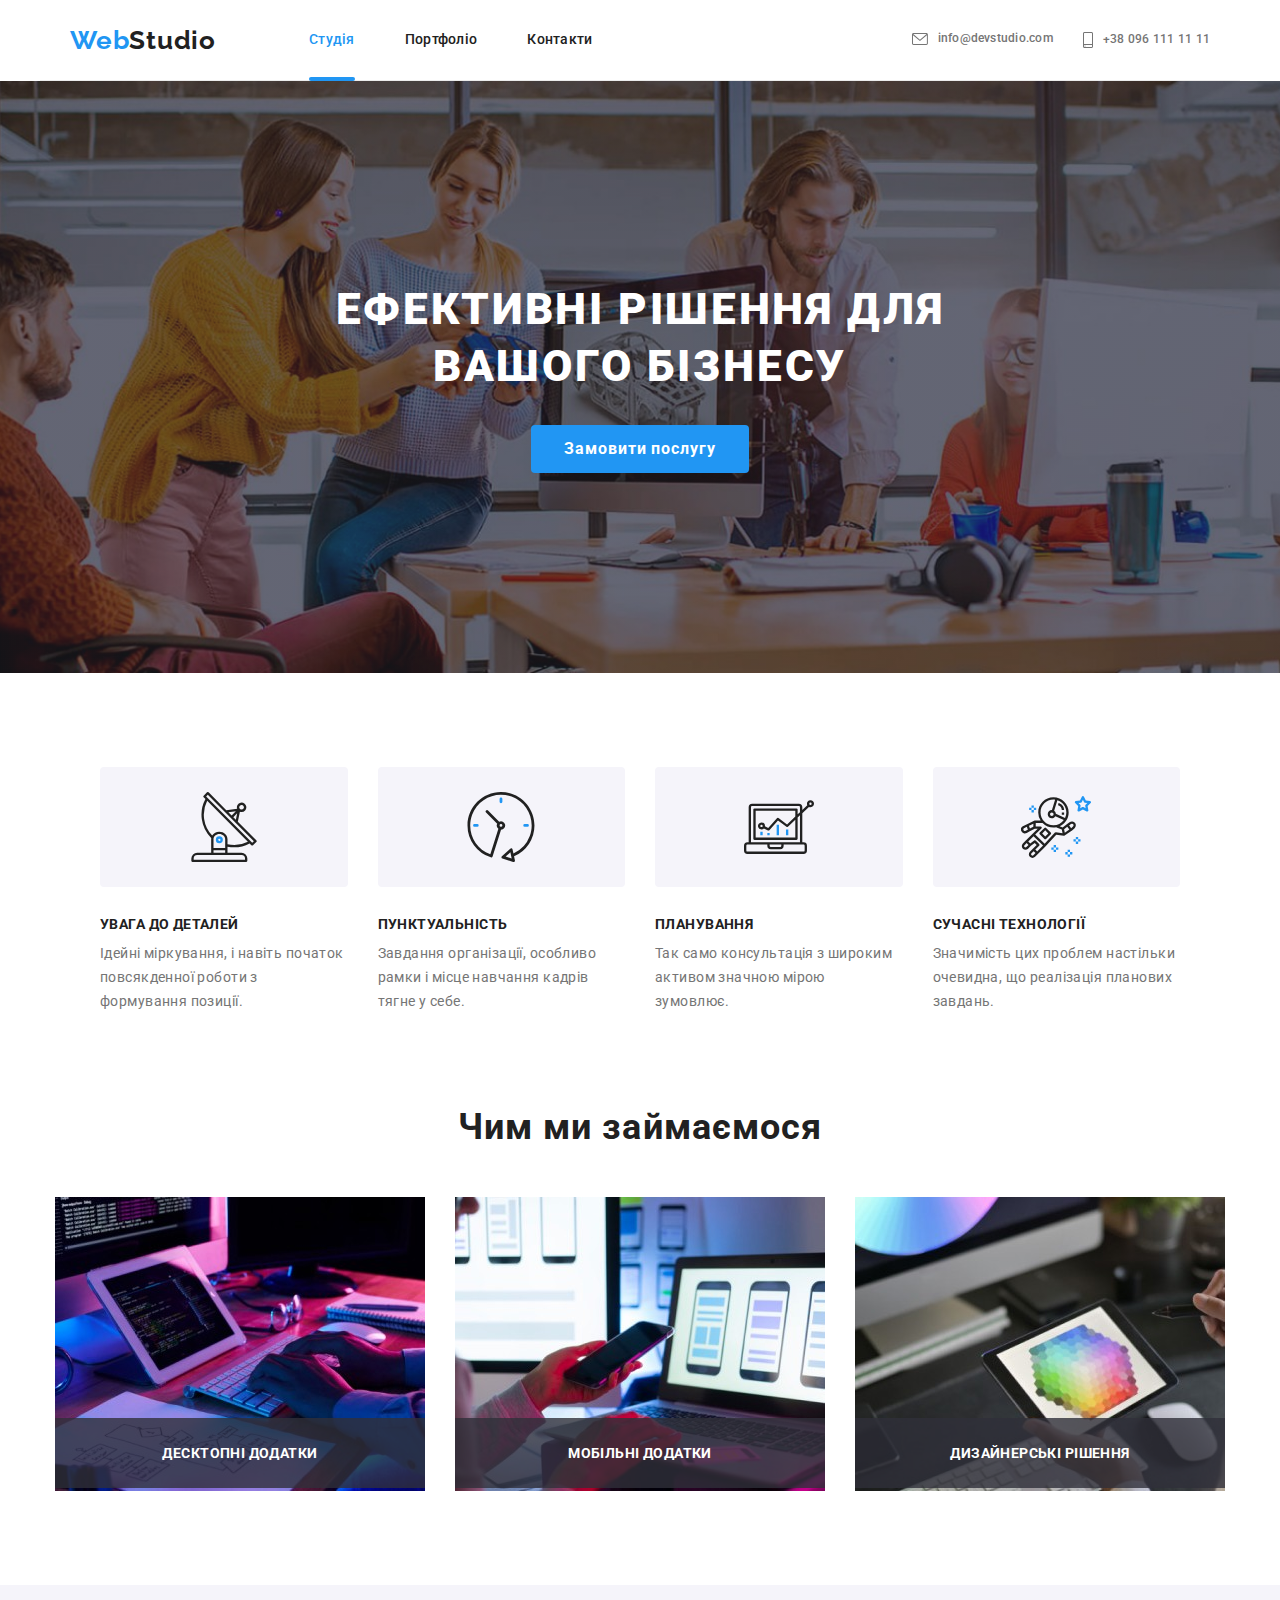
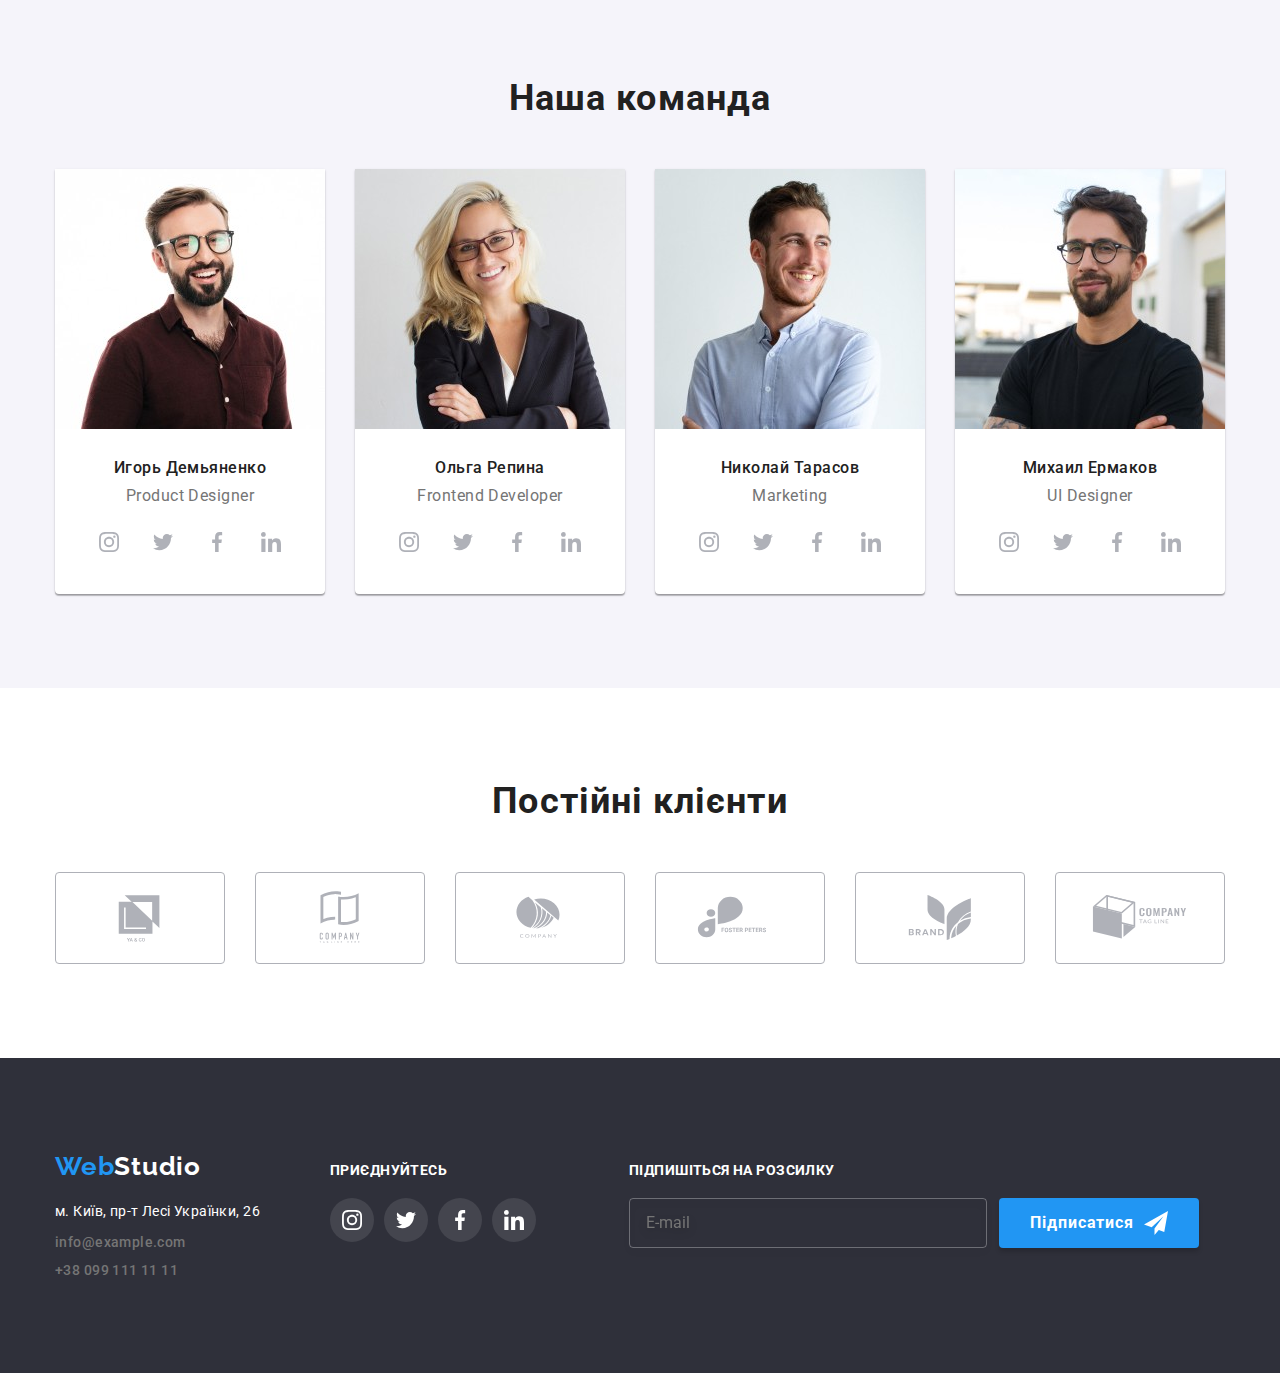
<file: index.html>
<!DOCTYPE html>
<html lang="uk">

<head>
  <meta charset="UTF-8" />
  <meta http-equiv="X-UA-Compatible" content="IE=edge" />
  <meta name="viewport" content="width=device-width, initial-scale=1.0" />
  <title>WebStudio</title>
  <link href="https://fonts.googleapis.com/css2?family=Raleway:wght@700&family=Roboto:wght@400;500;700;900&display=swap"
    rel="stylesheet" />
  <link rel="stylesheet"
    href="https://cdnjs.cloudflare.com/ajax/libs/modern-normalize/1.1.0/modern-normalize.min.css" />
  <link rel="stylesheet" href="./css/main.min.css" />
</head>

<body data-page>
  <header class="header">
    <div class="header__container">
      <a class="header__logo" href="/">Web<span class="header__logo header__logo--styles">Studio</span></a>
      <nav class="nav">
        <ul class="nav__list">
          <li class="nav__item">
            <a class="nav__link nav__link--current" href="#">Студія</a>
          </li>
          <li class="nav__item">
            <a class="nav__link" href="portfolio.html"> Портфоліо</a>
          </li>
          <li class="nav__item"><a class="nav__link" href="#">Контакти</a></li>
        </ul>
      </nav>
      <ul class="contacts__list">
        <li class="contacts__item contacts__item--tablet">
          <a class="contacts__link" href="mailto:info@devstudio.com" target="_blank" rel="noopener noreferrer">
            <svg class="contacts__icon-envelope" width="16" height="12">
              <use href="./images/icons.svg#envelope"></use>
            </svg>
            info@devstudio.com</a>
        </li>
        <li class="contacts__item">
          <a class="contacts__link" href="tel:+380961111111" target="_blank" rel="noopener noreferrer">
            <svg class="contacts__icon-smartphone">
              <use href="./images/icons.svg#smartphone"></use>
            </svg>+38 096 111 11 11</a>
        </li>
      </ul>
      <button class="button__mobile" type="button" aria-expanded="false" data-menu-open>
        <svg class="button-mobile__icon" width="40" height="40" aria-label="перемикач мщбільного меню">
          <use class="icon__menu-mobile" href="./images/icons.svg#menu-mobile"></use>
        </svg>
      </button>
    </div>
  </header>

  <main>
    <!-- hero -->
    <section class="hero">
      <div class="hero__container">
        <h1 class="hero__title">
          Ефективні рішення для <br /> вашого бізнесу
        </h1>
        <button class="hero__btn" type="button" data-modal-open>Замовити послугу</button>
      </div>
    </section>
    <!-- feature -->
    <section class="feature">
      <div class="feature__container">
        <ul class="feature__list">
          <li class="feature__item">
            <div class="feature-block">
              <svg class="feature-block__icon">
                <use href="./images/icons.svg#antenna"></use>
              </svg>
            </div>
            <h2 class="feature__title">УВАГА ДО ДЕТАЛЕЙ</h2>
            <p class="feature__text">
              Ідейні міркування, і навіть початок повсякденної роботи з формування позиції.
            </p>
          </li>

          <li class="feature__item">
            <div class="feature-block">
              <svg class="feature-block__icon">
                <use href="./images/icons.svg#clock"></use>
              </svg>
            </div>
            <h2 class="feature__title">ПУНКТУАЛЬНІСТЬ</h2>
            <p class="feature__text">
              Завдання організації, особливо рамки і місце навчання кадрів тягне у себе.
            </p>
          </li>

          <li class="feature__item">
            <div class="feature-block">
              <svg class="feature-block__icon">
                <use href="./images/icons.svg#diagram"></use>
              </svg>
            </div>
            <h2 class="feature__title">ПЛАНУВАННЯ</h2>
            <p class="feature__text">
              Так само консультація з широким активом значною мірою зумовлює.
            </p>
          </li>

          <li class="feature__item">
            <div class="feature-block">
              <svg class="feature-block__icon">
                <use href="./images/icons.svg#astronaut"></use>
              </svg>
            </div>
            <h2 class="feature__title">СУЧАСНІ ТЕХНОЛОГІЇ</h2>
            <p class="feature__text">
              Значимість цих проблем настільки очевидна, що реалізація планових завдань.
            </p>
          </li>
        </ul>
      </div>
    </section>
    <!--cart -->
    <section class="cart">
      <div class="cart__container">
        <h2 class="cart__title">Чим ми займаємося</h2>

        <ul class="cart__list">
          <li class="cart__item">
            <img class="cart__img" srcset="
            ./images/derection/3-370.jpg 370w,
             ./images/derection/3-740.jpg 740w
            " sizes="(min-width: 1200px) 270px" src="images/derection/3-370.jpg" alt="HTML програмирование" width="370"
              height="294" />
            <p class="cart__label">Десктопні&nbsp;додатки</p>
          </li>
          <li class="cart__item">
            <img class="cart__img" srcset="
            ./images/derection/2-370.jpg 370w,
             ./images/derection/2-740.jpg 740w
            " sizes="(min-width: 1200px) 270px" src="images/derection/2-370.jpg" alt="Разработка мобильного приложения"
              width="370" height="294" />
            <p class="cart__label">Мобільні&nbsp;додатки</p>
          </li>
          <li class="cart__item">
            <img class="cart__img" srcset="
            ./images/derection/1-370.jpg 370w,
             ./images/derection/1-740.jpg 740w
            " sizes="(min-width: 1200px) 270px" src="images/derection/1-370.jpg" alt="Палитра на планшете" width="370"
              height="294" />
            <p class="cart__label">Дизайнерські&nbsp;рішення</p>
          </li>
        </ul>
      </div>
    </section>
    <!-- team -->
    <section class="team">
      <div class="team__container">
        <h2 class="team__title">Наша команда</h2>
        <ul class="team__list">

          <li class="team__item">
            <img class="team__img" srcset="
            ./images/team/img-1-270.jpg 270w,
            ./images/team/img-1-354.jpg 354w,
            ./images/team/img-1-450.jpg 450w,
            ./images/team/img-1-540.jpg 540w,
            ./images/team/img-1-708.jpg 708w,
            ./images/team/img-1-900.jpg 900w
            " sizes="(min-width: 1200px) 270px, (min-width: 768px) 354px, 100vw" src="images/team/img-1-270.jpg"
              alt="Product Designer" width="450" height="346" />
            <div class="team__wrapper">
              <h3 class="team__name">Игорь Демьяненко</h3>
              <p class="team__profession">Product Designer</p>
              <ul class="social">
                <li class="social__item">
                  <a class="social__link" href="" target="_blank" rel="noopener noreferrer" aria-label="instagram">
                    <svg class="social__icon">
                      <use href="./images/icons.svg#instagram"></use>
                    </svg></a>
                </li>
                <li class="social__item"><a class="social__link" href="" target="_blank" rel="noopener noreferrer"
                    aria-label="twitter"><svg class="social__icon">
                      <use href="./images/icons.svg#twitter"></use>
                    </svg></a></li>
                <li class="social__item"> <a class="social__link" href="" target="_blank" rel="noopener noreferrer"
                    aria-label="facebook"> <svg class="social__icon">
                      <use href="./images/icons.svg#facebook"></use>
                    </svg></a></li>
                <li class="social__item"> <a class="social__link" href="" target="_blank" rel="noopener noreferrer"
                    aria-label="linkedin"> <svg class="social__icon">
                      <use href="./images/icons.svg#linkedin"></use>
                    </svg></a></li>
              </ul>
            </div>
          </li>

          <li class="team__item">
            <img class="team__img" srcset="
            ./images/team/img-2-270.jpg 270w,
            ./images/team/img-2-354.jpg 354w,
            ./images/team/img-2-450.jpg 450w,
            ./images/team/img-2-540.jpg 540w,
            ./images/team/img-2-708.jpg 708w,
            ./images/team/img-2-900.jpg 900w
            " sizes="(min-width: 1200px) 270px, (min-width: 768px) 354px, 100vw" src="images/team/img-2-270.jpg"
              alt="Frontend Developer" width="450" height="346" />
            <div class="team__wrapper">
              <h3 class="team__name">Ольга Репина</h3>
              <p class="team__profession">Frontend Developer</p>
              <ul class="social">
                <li class="social__item"> <a class="social__link" href="" target="_blank" rel="noopener noreferrer"
                    aria-label="instagram">
                    <svg class="social__icon">
                      <use href="./images/icons.svg#instagram"></use>
                    </svg></a></li>
                <li class="social__item"><a class="social__link" href="" target="_blank" rel="noopener noreferrer"
                    aria-label="twitter"><svg class="social__icon">
                      <use href="./images/icons.svg#twitter"></use>
                    </svg></a></li>
                <li class="social__item"> <a class="social__link" href="" target="_blank" rel="noopener noreferrer"
                    aria-label="facebook"> <svg class="social__icon">
                      <use href="./images/icons.svg#facebook"></use>
                    </svg></a></li>
                <li class="social__item"> <a class="social__link" href="" target="_blank" rel="noopener noreferrer"
                    aria-label="linkedin"> <svg class="social__icon">
                      <use href="./images/icons.svg#linkedin"></use>
                    </svg></a></li>
              </ul>
            </div>
          </li>

          <li class="team__item">
            <img class="team__img" srcset="
            ./images/team/img-3-270.jpg 270w,
            ./images/team/img-3-354.jpg 354w,
            ./images/team/img-3-450.jpg 450w,
            ./images/team/img-3-540.jpg 540w,
            ./images/team/img-3-708.jpg 708w,
            ./images/team/img-3-900.jpg 900w
            " sizes="(min-width: 1200px) 270px, (min-width: 768px) 354px, 100vw" src="images/team/img-3-270.jpg"
              alt="Marketing" width="450" height="346" />
            <div class="team__wrapper">
              <h3 class="team__name">Николай Тарасов</h3>
              <p class="team__profession">Marketing</p>
              <ul class="social">
                <li class="social__item"> <a class="social__link" href="" target="_blank" rel="noopener noreferrer"
                    aria-label="instagram">
                    <svg class="social__icon">
                      <use href="./images/icons.svg#instagram"></use>
                    </svg></a></li>
                <li class="social__item"><a class="social__link" href="" target="_blank" rel="noopener noreferrer"
                    aria-label="twitter"><svg class="social__icon">
                      <use href="./images/icons.svg#twitter"></use>
                    </svg></a></li>
                <li class="social__item"> <a class="social__link" href="" target="_blank" rel="noopener noreferrer"
                    aria-label="facebook"> <svg class="social__icon">
                      <use href="./images/icons.svg#facebook"></use>
                    </svg></a></li>
                <li class="social__item"> <a class="social__link" href="" target="_blank" rel="noopener noreferrer"
                    aria-label="linkedin"> <svg class="social__icon">
                      <use href="./images/icons.svg#linkedin"></use>
                    </svg></a></li>
              </ul>
            </div>
          </li>

          <li class="team__item">
            <img class="team__img" srcset="
            ./images/team/img-4-270.jpg 270w,
            ./images/team/img-4-354.jpg 354w,
            ./images/team/img-4-450.jpg 450w,
            ./images/team/img-4-540.jpg 540w,
            ./images/team/img-4-708.jpg 708w,
            ./images/team/img-4-900.jpg 900w
            " sizes="(min-width: 1200px) 270px, (min-width: 768px) 354px, 100vw" src="images/team/img-4-270.jpg"
              alt="UI Designer" width="450" height="346" />
            <div class="team__wrapper">
              <h3 class="team__name">Михаил Ермаков</h3>
              <p class="team__profession">UI Designer</p>
              <ul class="social">
                <li class="social__item"> <a class="social__link" href="" target="_blank" rel="noopener noreferrer"
                    aria-label="instagram">
                    <svg class="social__icon">
                      <use href="./images/icons.svg#instagram"></use>
                    </svg></a></li>
                <li class="social__item"><a class="social__link" href="" target="_blank" rel="noopener noreferrer"
                    aria-label="twitter"><svg class="social__icon">
                      <use href="./images/icons.svg#twitter"></use>
                    </svg></a></li>
                <li class="social__item"> <a class="social__link" href="" target="_blank" rel="noopener noreferrer"
                    aria-label="facebook"> <svg class="social__icon">
                      <use href="./images/icons.svg#facebook"></use>
                    </svg></a></li>
                <li class="social__item"> <a class="social__link" href="" target="_blank" rel="noopener noreferrer"
                    aria-label="linkedin"> <svg class="social__icon">
                      <use href="./images/icons.svg#linkedin"></use>
                    </svg></a></li>
              </ul>
            </div>
          </li>
        </ul>
      </div>
    </section>
    <!-- clients -->
    <section class="clients">
      <div class="clients__container">
        <h2 class="clients__title">Постійні клієнти</h2>
        <ul class="clients__list">
          <li class="clients__item">
            <a class="clients__logo" href="">
              <svg class="clients__icon icon-logo">
                <use href="./images/icons.svg#logo-1"></use>
              </svg></a>
          </li>
          <li class="clients__item">
            <a class="clients__logo" href="">
              <svg class="clients__icon">
                <use href="./images/icons.svg#logo-2"></use>
              </svg>
            </a>
          </li>
          <li class="clients__item">
            <a class="clients__logo" href="">
              <svg class="clients__icon">
                <use href="./images/icons.svg#logo-3"></use>
              </svg>
            </a>
          </li>
          <li class="clients__item">
            <a class="clients__logo" href="">
              <svg class="clients__icon">
                <use href="./images/icons.svg#logo-4"></use>
              </svg>
            </a>
          </li>
          <li class="clients__item">
            <a class="clients__logo" href="">
              <svg class="clients__icon">
                <use href="./images/icons.svg#logo-5"></use>
              </svg>
            </a>
          </li>
          <li class="clients__item">
            <a class="clients__logo" href="">
              <svg class="clients__icon">
                <use href="./images/icons.svg#logo-6"></use>
              </svg>
            </a>
          </li>
        </ul>
      </div>
    </section>
  </main>
  <!-- footer -->
  <footer class="footer">
    <div class="footer__container">
      <div class="footer__tablet">
        <div class="footer__group">
          <a class="footer__logo" href="/">Web<span class="footer__logo footer__logo--styles">Studio</span></a>

          <address class="footer__address">м. Київ, пр-т Лесі Українки, 26</address>

          <ul class="footer-contacts__list">
            <li class="footer-contacts__item">
              <a class="footer-contacts__link" href="mailto:info@example.com">info@example.com</a>
            </li>
            <li class="footer-contacts__item">
              <a class="footer-contacts__link" href="tel:+380991111111">+38 099 111 11 11</a>
            </li>
          </ul>
        </div>

        <div class="footer__socials-group">
          <h2 class="footer__socials-title">приєднуйтесь</h2>

          <ul class="footer-socials__list">
            <li class="footer-socials__item">
              <a class="footer-social__link" href="" target="_blank" rel="noopener noreferrer" aria-label="instagram">
                <svg class="footer-social__icon">
                  <use href="./images/icons.svg#instagram"></use>
                </svg></a>
            </li>
            <li class="footer-socials__item">
              <a class="footer-social__link" href="" target="_blank" rel="noopener noreferrer" aria-label="twitter"><svg
                  class="footer-social__icon">
                  <use href="./images/icons.svg#twitter"></use>
                </svg></a>
            </li>
            <li class="footer-socials__item">
              <a class="footer-social__link" href="" target="_blank" rel="noopener noreferrer" aria-label="facebook">
                <svg class="footer-social__icon">
                  <use href="./images/icons.svg#facebook"></use>
                </svg></a>
            </li>
            <li class="footer-socials__item">
              <a class="footer-social__link" href="" target="_blank" rel="noopener noreferrer" aria-label="linkedin">
                <svg class="footer-social__icon">
                  <use href="./images/icons.svg#linkedin"></use>
                </svg></a>
            </li>
          </ul>
        </div>
      </div>
      <!-- footer-form-group -->
      <div class="footer-form__group">
        <h2 class="footer-form__title">Підпишіться на розсилку</h2>
        <form class="footer-form">
          <input class="footer-form__email" type="text" placeholder="E-mail">
          <div class="footer-form-btn__tablet">
            <button class="footer-form__btn" type="submit">Підписатися <svg class="footer-form__btn-icon">
                <use href="./images/icons.svg#send"></use>
              </svg></button>
          </div>
        </form>
      </div>
    </div>
  </footer>
  <!-- backdrop -->
  <div class="backdrop is-hidden" data-modal>
    <div class="modal">
      <button class="modal-btn" type="button" data-modal-close>
        <svg class="modal-btn__icon" width="18" height="18">
          <use href="./images/icons.svg#icon-close"></use>
        </svg>
      </button>
      <!-- form -->
      <form class="register-form">
        <strong class="register-form__title">Залиште свої дані, ми вам передзвонимо</strong>
        <div class="register-form__group" role="group">
          <label class="register-form__wrap">
            <span class="register-form__label">Ім'я</span>
            <input class="register-form__input" type="text" name="user-name" required minlength="3">
            <svg class="register-form__icon" width="18" height="18">
              <use href="./images/icons.svg#person"></use>
            </svg>
          </label>
          <label class="register-form__wrap">
            <span class="register-form__label">Телефон</span>
            <input class="register-form__input" type="text" name="user-phone" required>
            <svg class="register-form__icon" width="18" height="18">
              <use href="./images/icons.svg#phone"></use>
            </svg>
          </label>
          <label class="register-form__wrap">
            <span class="register-form__label">Пошта</span>
            <input class="register-form__input" type="text" name="user-email" required>
            <svg class="register-form__icon" width="18" height="18">
              <use href="./images/icons.svg#email"></use>
            </svg>
          </label>
          <label class="register-form__wrap">
            <span class="register-form__label">Коментар</span>
            <textarea class="register-form__message" name="user-commet" rows="10"
              placeholder="Введіть текст"></textarea>
          </label>
        </div>

        <label class="register-form__agreement">
          <input class="register-checkbox visually-hidden" type="checkbox" name="user-rules" value="rules">
          <svg class="register-checkbox__icon" width="16" height="15">
            <use class="register-icon__uncheck" href="./images/icons.svg#uncheck"></use>
            <use class="register-icon__check" href="./images/icons.svg#check"></use>
          </svg><span class="register-checkbox__text">Погоджуюся з розсилкою та приймаю
            <a href="" class="register-checkbox__link" target="_blank">Умови договору</a>
          </span>
        </label>

        <button class="register-form__btn" type="submit">Відправити</button>
      </form>
    </div>
  </div>
  <div class="mobile-overlay__menu" data-menu>
    <div class="mobile-overlay__container" data-menu-close>
      <button class="mobile-overlay__btn">
        <svg class="mobile-overla__icon" width="40" height="40">
          <use class="icon__menu-close" href="./images/icons.svg#icon-close"></use>
        </svg>
      </button>
      <nav class="mobile-overlay__nav">
        <ul class="nav-overlay__list">
          <li class="nav-overlay__item">
            <a class="nav-overlay__link nav-overlay__link--current" href="#">Студія</a>
          </li>
          <li class="nav-overlay__item">
            <a class="nav-overlay__link" href="portfolio.html"> Портфоліо</a>
          </li>
          <li class="nav-overlay__item">
            <a class="nav-overlay__link" href="#">Контакти</a>
          </li>
        </ul>
      </nav>
      <div class="overlay__bottom">
        <ul class="contacts-overlay__list">
          <li class="contacts-overlay__item">
            <a class="contacts-overlay__tel" href="tel:+380961111111" target="_blank" rel="noopener noreferrer">+38 096
              111 11 11</a>
          </li>
          <li class="contacts-overlay__item">
            <a class="contacts-overlay__mail" href="mailto:info@devstudio.com" target="_blank"
              rel="noopener noreferrer">info@devstudio.com</a>
          </li>

        </ul>
        <ul class="reference-overlay__list">
          <li class="reference-overlay__item">
            <a href="" class="reference-overlay__link" target="_blank" rel="noopener noreferrer">Instagram</a>
          </li>
          <li class="reference-overlay__item">
            <a href="" class="reference-overlay__link" target="_blank" rel="noopener noreferrer">Twitter</a>
          </li>
          <li class="reference-overlay__item">
            <a href="" class="reference-overlay__link" target="_blank" rel="noopener noreferrer">Facebook</a>
          </li>
          <li class="reference-overlay__item">
            <a href="" class="reference-overlay__link" target="_blank" rel="noopener noreferrer">LinkedIn</a>
          </li>
        </ul>
      </div>
    </div>
  </div>
  <script src="./js/modal.js"></script>
  <script src="./js/mobile-menu.js"></script>
</body>

</html>
</file>
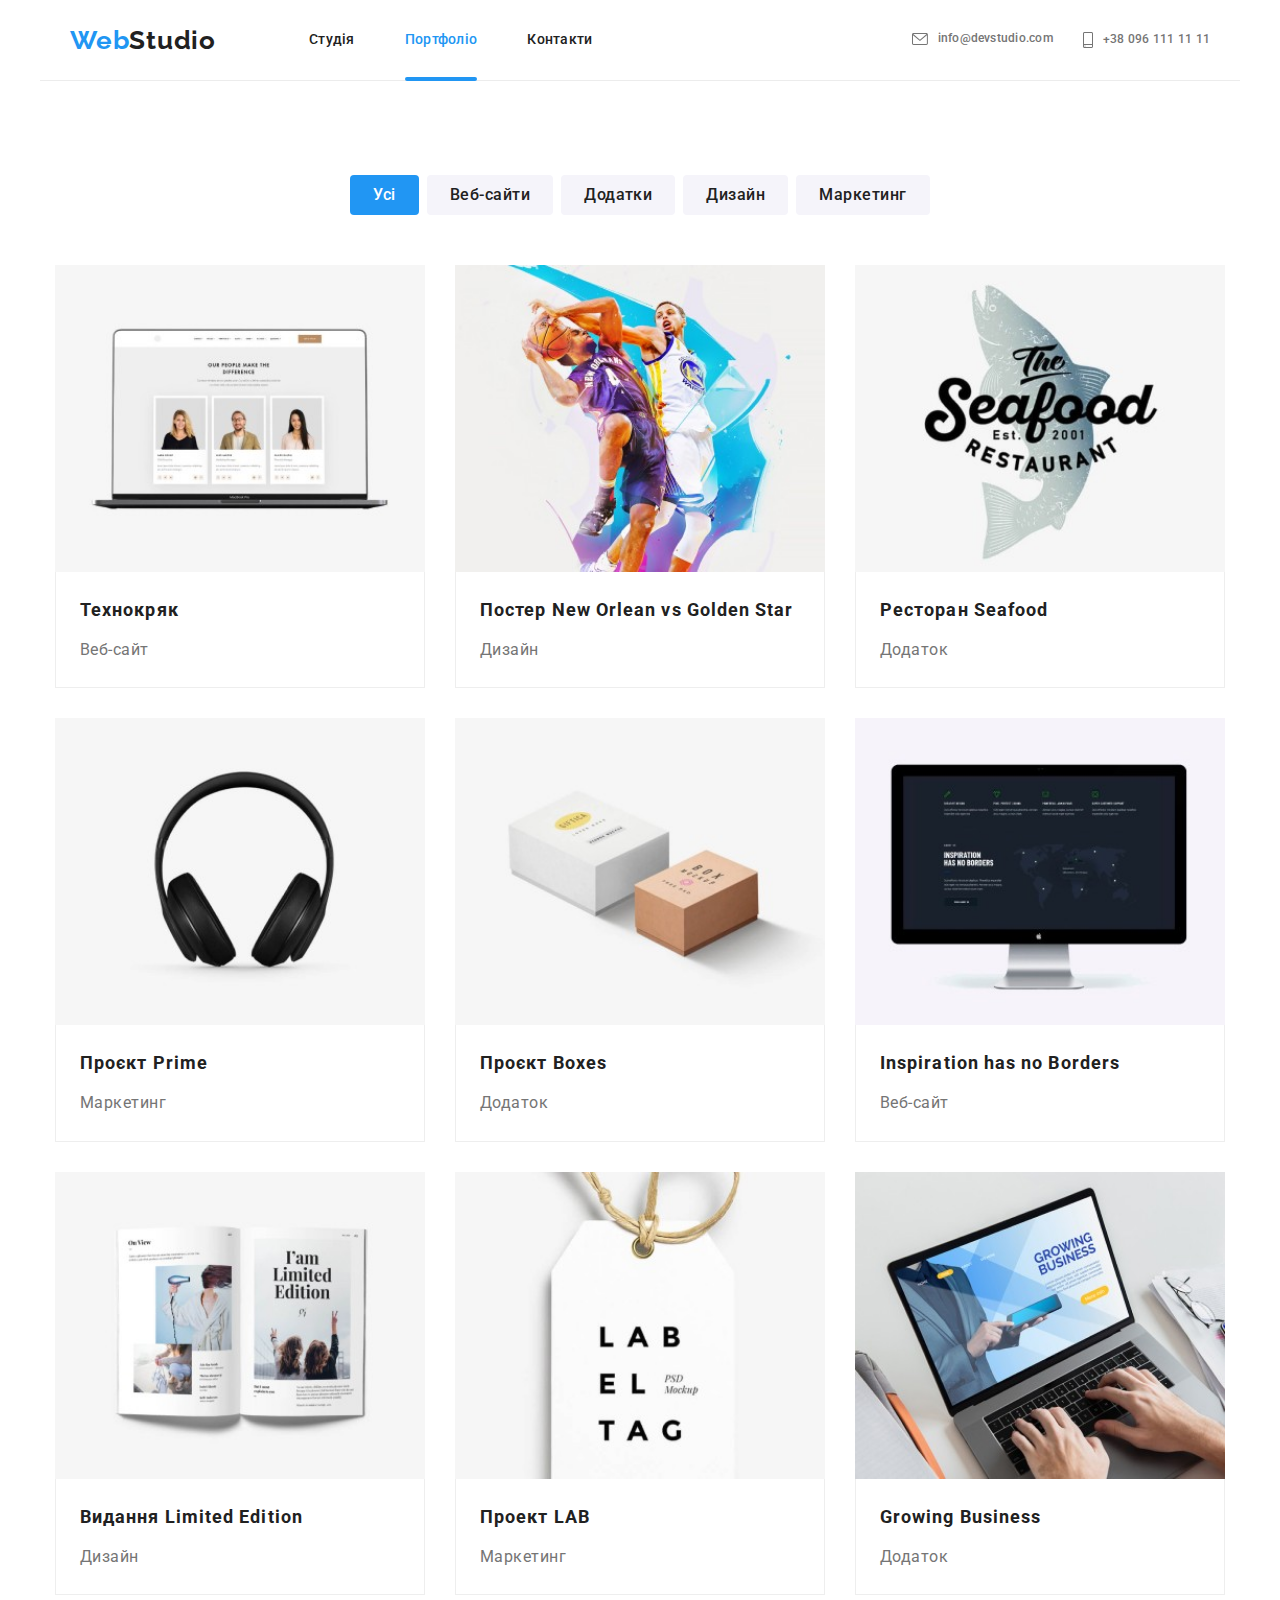
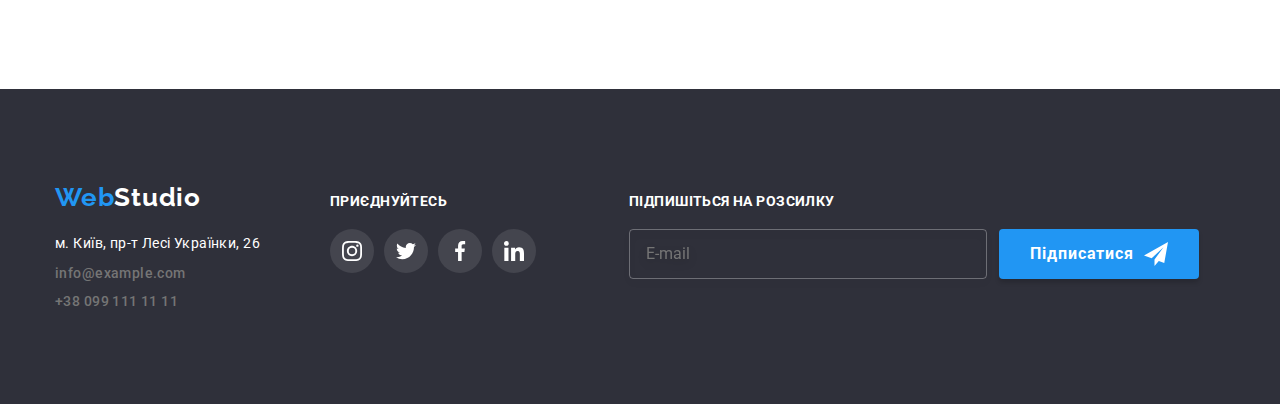
<file: portfolio.html>
<!DOCTYPE html>
<html lang="uk">

<head>
  <meta charset="UTF-8" />
  <meta http-equiv="X-UA-Compatible" content="IE=edge" />
  <meta name="viewport" content="width=device-width, initial-scale=1.0" />
  <title>Portfolio</title>
  <link href="https://fonts.googleapis.com/css2?family=Raleway:wght@700&family=Roboto:wght@400;500;700;900&display=swap"
    rel="stylesheet" />
  <link rel="stylesheet"
    href="https://cdnjs.cloudflare.com/ajax/libs/modern-normalize/1.1.0/modern-normalize.min.css" />
  <link rel="stylesheet" href="./css/main.min.css" />
</head>

<body>
  <header class="header">
    <div class="header__container ">
      <a class="header__logo" href="/">Web<span class="header__logo header__logo--styles">Studio</span></a>
      <nav class="nav">
        <ul class="nav__list">
          <li class="nav__item">
            <a class="nav__link" href="index.html">Студія</a>
          </li>
          <li class="nav__item">
            <a class="nav__link nav__link--current" href="portfolio.html"> Портфоліо</a>
          </li>
          <li class="nav__item"><a class="nav__link" href="#">Контакти</a></li>
        </ul>
      </nav>
      <ul class="contacts__list">
        <li class="contacts__item">
          <a class="contacts__link" href="mailto:info@devstudio.com">
            <svg class="contacts__icon-envelope">
              <use href="./images/icons.svg#envelope"></use>
            </svg>
            info@devstudio.com</a>
        </li>
        <li class="contacts__item">
          <a class="contacts__link" href="tel:+380961111111">
            <svg class="contacts__icon-smartphone">
              <use href="./images/icons.svg#smartphone"></use>
            </svg>+38 096 111 11 11</a>
        </li>
      </ul>
      <button class="button__mobile" type="button" aria-expanded="false" data-menu-open>
        <svg class="button-mobile__icon" width="40" height="40" aria-label="перемикач мщбільного меню">
          <use class="icon__menu-mobile" href="./images/icons.svg#menu-mobile"></use>
        </svg>
      </button>
    </div>
  </header>
  <main>
    <!-- portfolio -->
    <section class="portfolio ">
      <div class="portfolio__container">
        <h1 class="visually-hidden">portfolio</h1>
        <ul class="portfolio-btn__list">
          <li class="portfolio-btn__item">
            <button class="portfolio-btn portfolio-btn--current" type="button">Усі</button>
          </li>
          <li class="portfolio-btn__item">
            <button class="portfolio-btn" type="button">Веб-сайти</button>
          </li>
          <li class="portfolio-btn__item">
            <button class="portfolio-btn" type="button">Додатки</button>
          </li>
          <li class="portfolio-btn__item">
            <button class="portfolio-btn" type="button">Дизайн</button>
          </li>
          <li class="portfolio-btn__item">
            <button class="portfolio-btn" type="button">Маркетинг</button>
          </li>
        </ul>

        <ul class="portfolio__group">
          <li class="portfolio__bg">
            <div class="overlay">
              <img class="overlay__img" srcset="
              ./images/portfolio/9-354.jpg 354w,
              ./images/portfolio/9-370.jpg 370w,
              ./images/portfolio/9-450.jpg 450w,
              ./images/portfolio/9-708.jpg 708w,
              ./images/portfolio/9-740.jpg 740w,
              ./images/portfolio/9-900.jpg 900w
              " sizes="(min-width: 1200px) 270px, (min-width: 768px) 354px, 100vw" src="images/portfolio/9-354.jpg"
                alt="website layout" width="450" height="294" />
              <p class="overlay__text overlay__text--current">Ресурс пропонує комплексні пропозиції з різним рівнем
                функціоналу та сервісів.
                Все
                це дозволить
                відвідувачу отримати
                вичерпні відомості про компанію чи приватну особу.</p>
            </div>
            <div class="portfolio__wrapper wrapper--tablet">
              <h2 class="portfolio__title">Технокряк</h2>
              <p class="portfolio__subtitle">Веб-сайт</p>
            </div>
          </li>
          <li class="portfolio__bg">
            <div class="overlay">
              <img class="overlay__img" srcset="
              ./images/portfolio/8-354.jpg 354w,
              ./images/portfolio/8-370.jpg 370w,
              ./images/portfolio/8-450.jpg 450w,
              ./images/portfolio/8-708.jpg 708w,
              ./images/portfolio/8-740.jpg 740w,
              ./images/portfolio/8-900.jpg 900w
              " sizes="(min-width: 1200px) 270px, (min-width: 768px) 354px, 100vw" src="images/portfolio/8-354.jpg"
                alt="website layout" width="450" height="294" />
              <p class="overlay__text">Ресурс пропонує комплексні пропозиції з різним рівнем функціоналу та сервісів.
                Все
                це дозволить
                відвідувачу отримати
                вичерпні відомості про компанію чи приватну особу.</p>
            </div>
            <div class="portfolio__wrapper">
              <h2 class="portfolio__title">Постер New Orlean vs Golden Star</h2>
              <p class="portfolio__subtitle">Дизайн</p>
            </div>
          </li>
          <li class="portfolio__bg">
            <div class="overlay">
              <img class="overlay__img" srcset="
              ./images/portfolio/7-354.jpg 354w,
              ./images/portfolio/7-370.jpg 370w,
              ./images/portfolio/7-450.jpg 450w,
              ./images/portfolio/7-708.jpg 708w,
              ./images/portfolio/7-740.jpg 740w,
              ./images/portfolio/7-900.jpg 900w
              " sizes="(min-width: 1200px) 270px, (min-width: 768px) 354px, 100vw" src="images/portfolio/7-354.jpg"
                alt="website layout" width="450" height="294" />
              <p class="overlay__text">Ресурс пропонує комплексні пропозиції з різним рівнем функціоналу та сервісів.
                Все
                це дозволить
                відвідувачу отримати
                вичерпні відомості про компанію чи приватну особу.</p>
            </div>
            <div class="portfolio__wrapper">
              <h2 class="portfolio__title">Ресторан Seafood</h2>
              <p class="portfolio__subtitle">Додаток</p>
            </div>
          </li>
          <li class="portfolio__bg">
            <div class="overlay">
              <img class="overlay__img" srcset="
              ./images/portfolio/6-354.jpg 354w,
              ./images/portfolio/6-370.jpg 370w,
              ./images/portfolio/6-450.jpg 450w,
              ./images/portfolio/6-708.jpg 708w,
              ./images/portfolio/6-740.jpg 740w,
              ./images/portfolio/6-900.jpg 900w
              " sizes="(min-width: 1200px) 270px, (min-width: 768px) 354px, 100vw" src="images/portfolio/6-354.jpg"
                alt="website layout" width="450" height="294" />
              <p class="overlay__text">Ресурс пропонує комплексні пропозиції з різним рівнем функціоналу та сервісів.
                Все
                це дозволить
                відвідувачу отримати
                вичерпні відомості про компанію чи приватну особу.</p>
            </div>

            <div class="portfolio__wrapper">
              <h2 class="portfolio__title">Проєкт Prime</h2>
              <p class="portfolio__subtitle">Маркетинг</p>
            </div>
          </li>
          <li class="portfolio__bg">
            <div class="overlay">
              <img class="overlay__img" srcset="
              ./images/portfolio/5-354.jpg 354w,
              ./images/portfolio/5-370.jpg 370w,
              ./images/portfolio/5-450.jpg 450w,
              ./images/portfolio/5-708.jpg 708w,
              ./images/portfolio/5-740.jpg 740w,
              ./images/portfolio/5-900.jpg 900w
              " sizes="(min-width: 1200px) 270px, (min-width: 768px) 354px, 100vw" src="images/portfolio/5-354.jpg"
                alt="website layout" width="450" height="294" />
              <p class="overlay__text">Ресурс пропонує комплексні пропозиції з різним рівнем функціоналу та сервісів.
                Все
                це дозволить
                відвідувачу отримати
                вичерпні відомості про компанію чи приватну особу.</p>
            </div>
            <div class="portfolio__wrapper">
              <h2 class="portfolio__title">Проєкт Boxes</h2>
              <p class="portfolio__subtitle">Додаток</p>
            </div>
          </li>
          <li class="portfolio__bg">
            <div class="overlay">
              <img class="overlay__img" srcset="
              ./images/portfolio/4-354.jpg 354w,
              ./images/portfolio/4-370.jpg 370w,
              ./images/portfolio/4-450.jpg 450w,
              ./images/portfolio/4-708.jpg 708w,
              ./images/portfolio/4-740.jpg 740w,
              ./images/portfolio/4-900.jpg 900w
              " sizes="(min-width: 1200px) 270px, (min-width: 768px) 354px, 100vw" src="images/portfolio/4-354.jpg"
                alt="website layout" width="450" height="294" />
              <p class="overlay__text">Ресурс пропонує комплексні пропозиції з різним рівнем функціоналу та сервісів.
                Все
                це дозволить
                відвідувачу отримати
                вичерпні відомості про компанію чи приватну особу.</p>
            </div>
            <div class="portfolio__wrapper">
              <h2 class="portfolio__title">Inspiration has no Borders</h2>
              <p class="portfolio__subtitle">Веб-сайт</p>
            </div>
          </li>
          <li class="portfolio__bg">
            <div class="overlay">
              <img class="overlay__img" srcset="
              ./images/portfolio/3-354.jpg 354w,
              ./images/portfolio/3-370.jpg 370w,
              ./images/portfolio/3-450.jpg 450w,
              ./images/portfolio/3-708.jpg 708w,
              ./images/portfolio/3-740.jpg 740w,
              ./images/portfolio/3-900.jpg 900w
              " sizes="(min-width: 1200px) 270px, (min-width: 768px) 354px, 100vw" src="images/portfolio/3-354.jpg"
                alt="website layout" width="450" height="294" />
              <p class="overlay__text">Ресурс пропонує комплексні пропозиції з різним рівнем функціоналу та сервісів.
                Все
                це дозволить
                відвідувачу отримати
                вичерпні відомості про компанію чи приватну особу.</p>
            </div>
            <div class="portfolio__wrapper">
              <h2 class="portfolio__title">Видання Limited Edition</h2>
              <p class="portfolio__subtitle">Дизайн</p>
            </div>
          </li>
          <li class="portfolio__bg">
            <div class="overlay">
              <img class="overlay__img" srcset="
              ./images/portfolio/2-354.jpg 354w,
              ./images/portfolio/2-370.jpg 370w,
              ./images/portfolio/2-450.jpg 450w,
              ./images/portfolio/2-708.jpg 708w,
              ./images/portfolio/2-740.jpg 740w,
              ./images/portfolio/2-900.jpg 900w
              " sizes="(min-width: 1200px) 270px, (min-width: 768px) 354px, 100vw" src="images/portfolio/2-354.jpg"
                alt="website layout" width="450" height="294" />
              <p class="overlay__text">Ресурс пропонує комплексні пропозиції з різним рівнем функціоналу та сервісів.
                Все
                це дозволить
                відвідувачу отримати
                вичерпні відомості про компанію чи приватну особу.</p>
            </div>
            <div class="portfolio__wrapper">
              <h2 class="portfolio__title">Проект LAB</h2>
              <p class="portfolio__subtitle">Маркетинг</p>
            </div>
          </li>
          <li class="portfolio__bg">
            <div class="overlay">
              <img class="overlay__img" srcset="
              ./images/portfolio/1-354.jpg 354w,
              ./images/portfolio/1-370.jpg 370w,
              ./images/portfolio/1-450.jpg 450w,
              ./images/portfolio/1-708.jpg 708w,
              ./images/portfolio/1-740.jpg 740w,
              ./images/portfolio/1-900.jpg 900w
              " sizes="(min-width: 1200px) 270px, (min-width: 768px) 354px, 100vw" src="images/portfolio/1-354.jpg"
                alt="website layout" width="450" height="294" />
              <p class="overlay__text">Ресурс пропонує комплексні пропозиції з різним рівнем функціоналу та сервісів.
                Все
                це дозволить
                відвідувачу отримати
                вичерпні відомості про компанію чи приватну особу.</p>
            </div>
            <div class="portfolio__wrapper">
              <h2 class="portfolio__title">Growing Business</h2>
              <p class="portfolio__subtitle">Додаток</p>
            </div>
          </li>
        </ul>
      </div>
    </section>
  </main>
  <!-- footer -->
  <footer class="footer">
    <div class="footer__container">
      <div class="footer__tablet">
        <div class="footer__group">
          <a class="footer__logo" href="/">Web<span class="footer__logo footer__logo--styles">Studio</span></a>

          <address class="footer__address">м. Київ, пр-т Лесі Українки, 26</address>

          <ul class="footer-contacts__list">
            <li class="footer-contacts__item">
              <a class="footer-contacts__link" href="mailto:info@example.com">info@example.com</a>
            </li>
            <li class="footer-contacts__item">
              <a class="footer-contacts__link" href="tel:+380991111111">+38 099 111 11 11</a>
            </li>
          </ul>
        </div>

        <div class="footer__socials-group">
          <h2 class="footer__socials-title">приєднуйтесь</h2>

          <ul class="footer-socials__list">
            <li class="footer-socials__item">
              <a class="footer-social__link" href="" target="_blank" rel="noopener noreferrer" aria-label="instagram">
                <svg class="footer-social__icon">
                  <use href="./images/icons.svg#instagram"></use>
                </svg></a>
            </li>
            <li class="footer-socials__item">
              <a class="footer-social__link" href="" target="_blank" rel="noopener noreferrer" aria-label="twitter"><svg
                  class="footer-social__icon">
                  <use href="./images/icons.svg#twitter"></use>
                </svg></a>
            </li>
            <li class="footer-socials__item">
              <a class="footer-social__link" href="" target="_blank" rel="noopener noreferrer" aria-label="facebook">
                <svg class="footer-social__icon">
                  <use href="./images/icons.svg#facebook"></use>
                </svg></a>
            </li>
            <li class="footer-socials__item">
              <a class="footer-social__link" href="" target="_blank" rel="noopener noreferrer" aria-label="linkedin">
                <svg class="footer-social__icon">
                  <use href="./images/icons.svg#linkedin"></use>
                </svg></a>
            </li>
          </ul>
        </div>
      </div>
      <!-- footer-form-group -->
      <div class="footer-form__group">
        <h2 class="footer-form__title">Підпишіться на розсилку</h2>
        <form class="footer-form">
          <input class="footer-form__email" type="text" placeholder="E-mail">
          <div class="footer-form-btn__tablet">
            <button class="footer-form__btn" type="submit">Підписатися <svg class="footer-form__btn-icon">
                <use href="./images/icons.svg#send"></use>
              </svg></button>
          </div>
        </form>
      </div>
    </div>
  </footer>
  <div class="mobile-overlay__menu" data-menu>
    <div class="mobile-overlay__container" data-menu-close>
      <button class="mobile-overlay__btn">
        <svg class="mobile-overla__icon" width="40" height="40">
          <use class="icon__menu-close" href="./images/icons.svg#icon-close"></use>
        </svg>
      </button>
      <nav class="mobile-overlay__nav">
        <ul class="nav-overlay__list">
          <li class="nav-overlay__item">
            <a class="nav-overlay__link" href="index.html">Студія</a>
          </li>
          <li class="nav-overlay__item">
            <a class="nav-overlay__link nav-overlay__link--current" href="#"> Портфоліо</a>
          </li>
          <li class="nav-overlay__item">
            <a class="nav-overlay__link" href="#">Контакти</a>
          </li>
        </ul>
      </nav>
      <div class="overlay__bottom">
        <ul class="contacts-overlay__list">
          <li class="contacts-overlay__item">
            <a class="contacts-overlay__tel" href="tel:+380961111111" target="_blank" rel="noopener noreferrer">+38 096
              111 11 11</a>
          </li>
          <li class="contacts-overlay__item">
            <a class="contacts-overlay__mail" href="mailto:info@devstudio.com" target="_blank"
              rel="noopener noreferrer">info@devstudio.com</a>
          </li>

        </ul>
        <ul class="reference-overlay__list">
          <li class="reference-overlay__item">
            <a href="" class="reference-overlay__link" target="_blank" rel="noopener noreferrer">Instagram</a>
          </li>
          <li class="reference-overlay__item">
            <a href="" class="reference-overlay__link" target="_blank" rel="noopener noreferrer">Twitter</a>
          </li>
          <li class="reference-overlay__item">
            <a href="" class="reference-overlay__link" target="_blank" rel="noopener noreferrer">Facebook</a>
          </li>
          <li class="reference-overlay__item">
            <a href="" class="reference-overlay__link" target="_blank" rel="noopener noreferrer">LinkedIn</a>
          </li>
        </ul>
      </div>
    </div>
  </div>
  <script src="./js/modal.js"></script>
  <script src="./js/mobile-menu.js"></script>
</body>

</html>
</file>
<file: css/main.min.css>
:root{--main-font: "Roboto", sans-serif;--secondary-font: "Raleway", sans-serif;--white-color: #fff;--main-txt-color: #212121;--accent-color: #2196f3;--grey-color: #757575;--darkblue-background-color: #2f303a;--lightdrey-background-color: #f5f4fa;--border-color: #ececec;--border-cart-color: #eeeeee;--btn-background-color: #188ce8;--animation-hover: 250ms cubic-bezier(0.4, 0, 0.2, 1)}.visually-hidden{position:absolute;white-space:nowrap;width:1px;height:1px;overflow:hidden;border:0;padding:0;clip:rect(0 0 0 0);-webkit-clip-path:inset(50%);clip-path:inset(50%);margin:-1px}@-webkit-keyframes move{0%{-webkit-transform:translatex(-600px);transform:translatex(-600px)}100%{-webkit-transform:translatex(0);transform:translatex(0)}}@keyframes move{0%{-webkit-transform:translatex(-600px);transform:translatex(-600px)}100%{-webkit-transform:translatex(0);transform:translatex(0)}}@-webkit-keyframes animateY{0%{opacity:.5;-webkit-transform:translateY(-220px);transform:translateY(-220px)}50%{opacity:.7;-webkit-transform:translateY(-5px);transform:translateY(-5px)}100%{opacity:1;-webkit-transform:translateY(0);transform:translateY(0)}}@keyframes animateY{0%{opacity:.5;-webkit-transform:translateY(-220px);transform:translateY(-220px)}50%{opacity:.7;-webkit-transform:translateY(-5px);transform:translateY(-5px)}100%{opacity:1;-webkit-transform:translateY(0);transform:translateY(0)}}@-webkit-keyframes fade-in{0%{opacity:.3;-webkit-transform:translateY(300px) scale(0.3);transform:translateY(300px) scale(0.3)}100%{opacity:1;-webkit-transform:translatey(0) scale(1);transform:translatey(0) scale(1)}}@keyframes fade-in{0%{opacity:.3;-webkit-transform:translateY(300px) scale(0.3);transform:translateY(300px) scale(0.3)}100%{opacity:1;-webkit-transform:translatey(0) scale(1);transform:translatey(0) scale(1)}}@media screen and (min-width: 320px){.portfolio,.footer,.clients,.team,.cart,.feature,.hero{padding:60px 0}}@media screen and (min-width: 768px){.portfolio,.footer,.clients,.team,.cart,.feature,.hero{padding:60px 0}}@media screen and (min-width: 1200px){.portfolio,.footer,.clients,.team,.cart,.feature,.hero{padding:94px 0}}.portfolio__container,.footer__container,.clients__container,.team__container,.cart__container,.hero__container,.header{margin:0 auto;padding:0 15px}@media screen and (min-width: 320px){.portfolio__container,.footer__container,.clients__container,.team__container,.cart__container,.hero__container,.header{width:320px}}@media screen and (min-width: 480px){.portfolio__container,.footer__container,.clients__container,.team__container,.cart__container,.hero__container,.header{width:480px}}@media screen and (min-width: 768px){.portfolio__container,.footer__container,.clients__container,.team__container,.cart__container,.hero__container,.header{width:768px}}@media screen and (min-width: 1200px){.portfolio__container,.footer__container,.clients__container,.team__container,.cart__container,.hero__container,.header{width:1200px}}body{font-family:var(--main-font);color:var(--main-txt-color);margin:0}.no-scroll{overflow:hidden}html{-webkit-box-sizing:border-box;box-sizing:border-box}*,*::before,*::after{-webkit-box-sizing:inherit;box-sizing:inherit}h1,h2,h3,h4,h5,h6,p,ul{margin:0;padding:0}ul{list-style-type:none}.hero__btn{display:inline-block;padding:10px 24px;font-family:inherit;line-height:1.6;font-weight:700;font-size:16px;letter-spacing:.06em;cursor:pointer;border:1px solid rgba(0,0,0,0);border-radius:4px;background-color:var(--accent-color);color:var(--white-color);-webkit-transition:background-color var(--animation-hover),color var(--animation-hover);transition:background-color var(--animation-hover),color var(--animation-hover)}.hero__btn:hover,.hero__btn:focus{background-color:var(--btn-background-color);color:var(--white-color)}@media screen and (min-width: 1199px){.hero__btn{padding:10px 32px}}.mobile-overlay__menu{margin:0;position:fixed;top:0;left:0;width:100%;height:100%;opacity:0;z-index:100;pointer-events:none;visibility:hidden;background-color:var(--white-color);-webkit-transition:opacity var(--animation-hover),visibility var(--animation-hover);transition:opacity var(--animation-hover),visibility var(--animation-hover)}.mobile-overlay__menu.is-open{opacity:1;pointer-events:initial;visibility:visible}@media screen and (min-width: 767px){.mobile-overlay__menu{display:none}}.mobile-overlay__container{display:-webkit-box;display:-ms-flexbox;display:flex;-webkit-box-orient:vertical;-webkit-box-direction:normal;-ms-flex-direction:column;flex-direction:column;background-color:var(--white-color);height:100%;width:100%;padding:48px 40px}.mobile-overlay__menu.is-open .mobile-overlay__container{-webkit-transform:translateX(100%);transform:translateX(100%)}.mobile-overlay__menu.is-open .mobile-overlay__container{-webkit-transform:translateX(0);transform:translateX(0);-webkit-transition:-webkit-transform var(--animation-hover);transition:-webkit-transform var(--animation-hover);transition:transform var(--animation-hover);transition:transform var(--animation-hover), -webkit-transform var(--animation-hover)}@media screen and (min-width: 479px){.mobile-overlay__container{padding:48px 40px}}.mobile-overlay__btn{position:absolute;top:21px;right:25px;border:none;background-color:rgba(0,0,0,0);width:40px;height:40px;cursor:pointer;margin-left:auto;-webkit-transform:color var(--animation-hover);transform:color var(--animation-hover)}.mobile-overlay__btn:hover,.mobile-overlay__btn:focus{color:var(--accent-color)}.mobile-overla__icon{width:40px;height:40px;-webkit-transition:fill var(--animation-hover);transition:fill var(--animation-hover)}.mobile-overla__icon:hover,.mobile-overla__icon:focus{fill:var(--accent-color)}.nav-overlay__item:not(:last-child){margin-bottom:30px}.nav-overlay__link{text-decoration:none;font-weight:500;font-size:40px;line-height:1.175;letter-spacing:.02em;color:var(--main-txt-color)}.nav-overlay__link--current{color:var(--accent-color)}.overlay__bottom{margin-top:auto}.contacts-overlay__tel{text-decoration:none;font-weight:500;font-size:34px;line-height:1.1764705882;color:var(--accent-color);letter-spacing:.02em}.contacts-overlay__item:first-child{margin-bottom:32px}.contacts-overlay__item:last-child{margin-bottom:64px}.contacts-overlay__mail{text-decoration:none;font-weight:500;font-size:24px;line-height:1.1666666667;letter-spacing:.02em;color:var(--grey-color)}.reference-overlay__list{display:-webkit-box;display:-ms-flexbox;display:flex;-ms-flex-wrap:wrap;flex-wrap:wrap;gap:10px}.reference-overlay__link{text-decoration:none;font-weight:500;font-size:18px;line-height:1.2222222222;letter-spacing:.02em;color:var(--accent-color)}.reference-overlay__item:not(:last-child) .reference-overlay__link{border-right:1px solid rgba(33,33,33,.2);padding-right:10px}.button__mobile{display:-webkit-inline-box;display:-ms-inline-flexbox;display:inline-flex;-webkit-box-align:center;-ms-flex-align:center;align-items:center;-webkit-box-pack:center;-ms-flex-pack:center;justify-content:center;background-color:rgba(0,0,0,0);border:none;width:40px;height:40px;padding:0;cursor:pointer}@media screen and (min-width: 767px){.button__mobile{display:none}}.button-mobile__icon{width:40px;height:40px;fill:var(--main-txt-color)}.footer-form__group{text-align:center;margin:0 auto}@media screen and (min-width: 1199px){.footer-form__group{margin:0}}.footer-form__title{font-weight:700;font-size:14px;line-height:1.1428571429;letter-spacing:.03em;text-transform:uppercase;color:var(--white-color);margin-bottom:20px}@media screen and (min-width: 1200px){.footer-form__title{text-align:left}}@media screen and (min-width: 1199px){.footer-form{display:-webkit-box;display:-ms-flexbox;display:flex}}.footer-form__email{max-width:450px;width:100%;margin:0 auto;min-height:50px;padding:15px 16px;border:none;border:1px solid rgba(255,255,255,.3);-webkit-filter:drop-shadow(0px 4px 4px rgba(0, 0, 0, 0.15));filter:drop-shadow(0px 4px 4px rgba(0, 0, 0, 0.15));border-radius:4px;background-color:rgba(0,0,0,0);outline:rgba(0,0,0,0)}@media screen and (min-width: 1199px){.footer-form__email{margin:0 12px 0 0}}@media screen and (min-width: 1199px){.footer-form__email{min-width:358px}}.footer-form__btn{margin-top:20px;font-weight:700;font-size:16px;line-height:1.875;display:-webkit-inline-box;display:-ms-inline-flexbox;display:inline-flex;-webkit-box-align:center;-ms-flex-align:center;align-items:center;-webkit-box-pack:center;-ms-flex-pack:center;justify-content:center;letter-spacing:.06em;color:var(--white-color);min-width:200px;min-height:50px;padding:10px 28px;background-color:var(--accent-color);border:none;-webkit-box-shadow:0px 4px 4px rgba(0,0,0,.15);box-shadow:0px 4px 4px rgba(0,0,0,.15);border-radius:4px}@media screen and (min-width: 1199px){.footer-form__btn{margin-top:0}}.footer-form__btn-icon{margin-left:10px;width:24px;height:24px;fill:var(--white-color)}.backdrop{position:fixed;top:0;left:0;z-index:1000;display:-webkit-box;display:-ms-flexbox;display:flex;-webkit-box-align:center;-ms-flex-align:center;align-items:center;-webkit-box-pack:center;-ms-flex-pack:center;justify-content:center;width:100%;height:100%;background-color:rgba(0,0,0,.2);-webkit-transition:opacity var(--animation-hover),visibility var(--animation-hover);transition:opacity var(--animation-hover),visibility var(--animation-hover);overflow-y:scroll}.backdrop.is-hidden{opacity:0;visibility:hidden;pointer-events:none}.modal{display:block;position:absolute;padding:40px 39px 40px 41px;top:50%;left:50%;-webkit-transform:translate(-50%, -50%);transform:translate(-50%, -50%);width:320px;min-height:609px;background-color:#fff;-webkit-box-shadow:0px 1px 3px rgba(0,0,0,.12),0px 1px 1px rgba(0,0,0,.14),0px 2px 1px rgba(0,0,0,.2);box-shadow:0px 1px 3px rgba(0,0,0,.12),0px 1px 1px rgba(0,0,0,.14),0px 2px 1px rgba(0,0,0,.2);border-radius:4px;opacity:1;-webkit-transition:opacity var(--animation-hover),-webkit-transform var(--animation-hover);transition:opacity var(--animation-hover),-webkit-transform var(--animation-hover);transition:transform var(--animation-hover),opacity var(--animation-hover);transition:transform var(--animation-hover),opacity var(--animation-hover),-webkit-transform var(--animation-hover)}@media screen and (min-width: 479px){.modal{width:450px}}@media screen and (min-width: 767px){.modal{width:528px;min-height:581px}}.backdrop.is-hidden .modal{opacity:0;-webkit-transform:translate(-50%, -50%) scale(0.5);transform:translate(-50%, -50%) scale(0.5)}.modal-btn{position:absolute;top:8px;right:8px;cursor:pointer;border-radius:50%;background-color:rgba(0,0,0,0);border:1px solid rgba(0,0,0,.1);width:30px;height:30px;padding:0;display:-webkit-box;display:-ms-flexbox;display:flex;-webkit-box-align:center;-ms-flex-align:center;align-items:center;-webkit-box-pack:center;-ms-flex-pack:center;justify-content:center}.modal-btn__icon{width:18px;height:18px;-webkit-transition:fill var(--animation-hover);transition:fill var(--animation-hover)}.modal-btn__icon:hover,.modal-btn__icon:focus{fill:#2196f3}.register-form{text-align:center}.register-form__title{display:block;margin-bottom:12px;text-align:center;font-weight:700;font-size:20px;line-height:1.15;letter-spacing:.03em;color:inherit}.register-form__group{margin-bottom:20px}.register-form__wrap{display:block;position:relative}.register-form__wrap:not(:last-child){margin-bottom:10px}.register-form__label{display:block;text-align:left;margin-bottom:4px;font-weight:400;font-size:12px;line-height:1.1666666667;letter-spacing:.01em;color:var(--grey-color)}.register-form__input,.register-form__message{height:40px;width:100%;padding:15px;padding-left:42px;outline:rgba(0,0,0,0);border:1px solid rgba(33,33,33,.2);border-radius:4px;-webkit-transition:border-color var(--animation-hover);transition:border-color var(--animation-hover)}.register-form__input:hover,.register-form__input:focus,.register-form__message:hover,.register-form__message:focus{border-color:var(--accent-color)}.register-form__message{resize:none;height:120px;padding:12px 16px;-webkit-transition:border-color var(--animation-hover);transition:border-color var(--animation-hover)}.register-form__message::-webkit-input-placeholder{font-weight:400;font-size:12px;line-height:1.1666666667;letter-spacing:.01em;color:rgba(117,117,117,.5)}.register-form__message::-moz-placeholder{font-weight:400;font-size:12px;line-height:1.1666666667;letter-spacing:.01em;color:rgba(117,117,117,.5)}.register-form__message:-ms-input-placeholder{font-weight:400;font-size:12px;line-height:1.1666666667;letter-spacing:.01em;color:rgba(117,117,117,.5)}.register-form__message::-ms-input-placeholder{font-weight:400;font-size:12px;line-height:1.1666666667;letter-spacing:.01em;color:rgba(117,117,117,.5)}.register-form__message::placeholder{font-weight:400;font-size:12px;line-height:1.1666666667;letter-spacing:.01em;color:rgba(117,117,117,.5)}.register-form__icon{position:absolute;bottom:11px;left:15px;display:-webkit-box;display:-ms-flexbox;display:flex;-webkit-box-align:center;-ms-flex-align:center;align-items:center;-webkit-box-pack:center;-ms-flex-pack:center;justify-content:center;-webkit-transition:fill var(--animation-hover);transition:fill var(--animation-hover)}.register-form__input:hover+.register-form__icon,.register-form__input:focus+.register-form__icon{fill:var(--accent-color)}.register-form__agreement{margin-bottom:30px;display:-webkit-box;display:-ms-flexbox;display:flex;-webkit-box-align:center;-ms-flex-align:center;align-items:center;-webkit-box-pack:center;-ms-flex-pack:center;justify-content:center}.register-checkbox:checked+.register-checkbox__icon .register-icon__uncheck{opacity:0;-webkit-transition:opacity var(--animation-hover);transition:opacity var(--animation-hover)}.register-checkbox__icon{margin-right:8px;-webkit-transition:background-color var(--animation-hover);transition:background-color var(--animation-hover)}.register-checkbox:checked+.register-checkbox__icon{background-color:var(--accent-color)}.register-icon__check{opacity:0;fill:var(--white-color);-webkit-transition:opacity var(--animation-hover);transition:opacity var(--animation-hover)}.register-checkbox:checked+.register-checkbox__icon .register-icon__check{opacity:1}.register-checkbox:checked .register-checkbox__icon{background-color:var(--accent-color)}.register-checkbox__text{font-weight:400;font-size:14px;line-height:1.7142857143;letter-spacing:.03em;color:var(--grey-color);-webkit-user-select:none;-moz-user-select:none;-ms-user-select:none;user-select:none}.register-checkbox__link{color:#2196f3;text-underline-position:under}.register-form__btn{display:-webkit-inline-box;display:-ms-inline-flexbox;display:inline-flex;-webkit-box-align:center;-ms-flex-align:center;align-items:center;padding:10px 52px;font-weight:700;font-size:16px;line-height:1.875;letter-spacing:.06em;cursor:pointer;border:none;-webkit-box-shadow:0px 4px 4px rgba(0,0,0,.15);box-shadow:0px 4px 4px rgba(0,0,0,.15);border-radius:4px;background-color:var(--accent-color);color:var(--white-color)}.register-form__btn:hover,.register-form__btn:focus{background-color:var(--btn-background-color)}.nav{margin-left:88px}@media screen and (min-width: 1199px){.nav{margin-left:93px}}@media screen and (min-width: 767px){.nav{display:-webkit-box;display:-ms-flexbox;display:flex}}.nav__list{display:none}@media screen and (min-width: 767px){.nav__list{display:-webkit-box;display:-ms-flexbox;display:flex}}.nav__item+.nav__item{margin-left:50px}.nav__link{display:block;padding:32px 0;text-decoration:none;font-weight:500;font-size:40px;line-height:1.1;letter-spacing:.02em;-webkit-transition:color var(--animation-hover);transition:color var(--animation-hover);color:var(--main-txt-color);position:relative}.nav__link:hover,.nav__link:focus{color:var(--accent-color)}.nav__link::after{content:"";display:block;position:absolute;bottom:-1px;width:100%;background-color:var(--accent-color);border-radius:2px;height:4px;opacity:0;-webkit-transition:opacity var(--animation-hover);transition:opacity var(--animation-hover)}.nav__link:hover:after{opacity:1}@media screen and (min-width: 767px){.nav__link{font-size:14px}}.nav__link--current{color:var(--accent-color)}.nav__link.nav__link--current::after{opacity:1}.header{border-bottom:1px solid var(--border-color)}.header__container{margin:0 auto;padding:0 15px;display:-webkit-box;display:-ms-flexbox;display:flex;-webkit-box-align:center;-ms-flex-align:center;align-items:center;-webkit-box-pack:center;-ms-flex-pack:center;justify-content:center;margin-right:0}@media screen and (min-width: 320px)and (max-width: 737px){.header__container{padding:10px 0}}.header__logo{margin-right:auto;font-weight:700;text-decoration:none;font-family:var(--secondary-font);font-size:24px;line-height:1.1;letter-spacing:.03em;color:var(--accent-color)}@media screen and (min-width: 767px){.header__logo{margin:0}}@media screen and (min-width: 1199px){.header__logo{font-size:26px}}.header__logo--styles{font-style:var(--secondary-font);font-size:26px;line-height:1.1;letter-spacing:.03em;color:var(--main-txt-color)}.contacts__list{margin-left:auto}@media screen and (min-width: 320px)and (max-width: 767px){.contacts__list{display:none}}@media screen and (min-width: 1200px){.contacts__list{display:-webkit-box;display:-ms-flexbox;display:flex;margin-left:auto;gap:30px}}.contacts__list .contacts__link{-webkit-box-align:center;-ms-flex-align:center;align-items:center;display:-webkit-box;display:-ms-flexbox;display:flex;font-weight:500;font-size:12px;line-height:1.1;letter-spacing:.02em;text-decoration:none;color:var(--grey-color);-webkit-transition:color var(--animation-hover);transition:color var(--animation-hover)}@media screen and (min-width: 1200px){.contacts__list .contacts__link{padding:32px 0}}.contacts__item:not(:first-child){margin-top:10px}@media screen and (min-width: 1199px){.contacts__item:not(:first-child){margin:0}}@media screen and (min-width: 767px){.contacts__link{font-size:12px}}@media screen and (min-width: 1199px){.contacts__link{font-size:14px}}.contacts__link:hover,.contacts__link:focus{color:var(--accent-color)}.contacts__icon-envelope{width:16px;height:12px;fill:currentColor;margin-right:10px;-webkit-transition:fill var(--animation-hover);transition:fill var(--animation-hover)}.contacts__icon-smartphone{width:10px;height:16px;fill:currentColor;margin-right:10px;-webkit-transition:fill var(--animation-hover);transition:fill var(--animation-hover)}.contacts__icon-envelope:hover,.contacts__icon-smartphone:hover,.contacts__icon-envelope:focus,.contacts__icon-smartphone:focus{fill:var(--accent-color)}.hero{padding-top:118px;padding-bottom:118px;text-align:center;background-color:var(--darkblue-background-color);max-width:1600px;margin:0 auto;background-repeat:no-repeat;background-size:cover;background-position:center;background-image:-webkit-gradient(linear, left top, right top, from(rgba(47, 48, 58, 0.4)), to(rgba(47, 48, 58, 0.4))),url(../images/hero/img@1x-s.jpg);background-image:linear-gradient(to right, rgba(47, 48, 58, 0.4), rgba(47, 48, 58, 0.4)),url(../images/hero/img@1x-s.jpg)}@media screen and (min-width: 1199px){.hero{padding:200px 0 200px 0}}@media(mim-device-pixel-ratio: 2),(min-resolution: 192pi),(-webkit-min-device-pixel-ratio: 2),(min-resolution: 2dppx){.hero{background-image:-webkit-gradient(linear, left top, right top, from(rgba(47, 48, 58, 0.4)), to(rgba(47, 48, 58, 0.4))),url(../images/hero/img@2x-s.jpg);background-image:linear-gradient(to right, rgba(47, 48, 58, 0.4), rgba(47, 48, 58, 0.4)),url(../images/hero/img@2x-s.jpg)}}@media screen and (min-width: 767px){.hero{background-image:-webkit-gradient(linear, left top, right top, from(rgba(47, 48, 58, 0.4)), to(rgba(47, 48, 58, 0.4))),url(../images/hero/img@1x-m.jpg);background-image:linear-gradient(to right, rgba(47, 48, 58, 0.4), rgba(47, 48, 58, 0.4)),url(../images/hero/img@1x-m.jpg)}}@media screen and (min-width: 767px)and (mim-device-pixel-ratio: 2),screen and (min-width: 767px)and (min-resolution: 192pi),screen and (min-width: 767px)and (-webkit-min-device-pixel-ratio: 2),screen and (min-width: 767px)and (min-resolution: 2dppx){.hero{background-image:-webkit-gradient(linear, left top, right top, from(rgba(47, 48, 58, 0.4)), to(rgba(47, 48, 58, 0.4))),url(../images/hero/img@2x-m.jpg);background-image:linear-gradient(to right, rgba(47, 48, 58, 0.4), rgba(47, 48, 58, 0.4)),url(../images/hero/img@2x-m.jpg)}}@media screen and (min-width: 1199px){.hero{background-image:-webkit-gradient(linear, left top, right top, from(rgba(47, 48, 58, 0.4)), to(rgba(47, 48, 58, 0.4))),url(../images/hero/img@1x-l.jpg);background-image:linear-gradient(to right, rgba(47, 48, 58, 0.4), rgba(47, 48, 58, 0.4)),url(../images/hero/img@1x-l.jpg)}}@media screen and (min-width: 1199px)and (mim-device-pixel-ratio: 2),screen and (min-width: 1199px)and (min-resolution: 192pi),screen and (min-width: 1199px)and (-webkit-min-device-pixel-ratio: 2),screen and (min-width: 1199px)and (min-resolution: 2dppx){.hero{background-image:-webkit-gradient(linear, left top, right top, from(rgba(47, 48, 58, 0.4)), to(rgba(47, 48, 58, 0.4))),url(../images/hero/img@2x-l.jpg);background-image:linear-gradient(to right, rgba(47, 48, 58, 0.4), rgba(47, 48, 58, 0.4)),url(../images/hero/img@2x-l.jpg)}}.hero__title{margin-bottom:30px;font-weight:900;font-size:26px;line-height:1.3;letter-spacing:.06em;text-transform:uppercase;color:var(--white-color);-webkit-animation:move 1500ms linear 100ms 1 both;animation:move 1500ms linear 100ms 1 both}@media screen and (min-width: 1199px){.hero__title{font-size:44px}}@media screen and (min-width: 1199px){.feature{padding-bottom:0}}@media screen and (min-width: 1199px){.feature__container{width:1200px;margin:0 auto;padding:0 15px}}.feature__list{margin:0 auto}@media screen and (min-width: 767px){.feature__list{display:-webkit-box;display:-ms-flexbox;display:flex;-ms-flex-wrap:wrap;flex-wrap:wrap;gap:30px;-webkit-box-pack:center;-ms-flex-pack:center;justify-content:center}}@media screen and (min-width: 767px)and (max-width: 1199px){.feature__item{-ms-flex-preferred-size:calc((100% - 60px)/2);flex-basis:calc((100% - 60px)/2)}}@media screen and (min-width: 1199px){.feature__item{-ms-flex-preferred-size:calc((100% - 180px)/4);flex-basis:calc((100% - 180px)/4);margin:0}}.feature-block{display:-webkit-box;display:-ms-flexbox;display:flex;height:120px;background-color:var(--lightdrey-background-color);-webkit-box-pack:center;-ms-flex-pack:center;justify-content:center;-webkit-box-align:center;-ms-flex-align:center;align-items:center;border-radius:4px;margin-bottom:30px}.feature-block__icon{margin:0;width:70px;height:70px}.feature__title{margin-bottom:10px;font-weight:700;text-transform:uppercase;font-size:14px;line-height:1.1;letter-spacing:.03em}@media screen and (min-width: 320px)and (max-width: 767px){.feature__title{text-align:center}}.feature__text{font-size:14px;line-height:1.7;letter-spacing:.03em;color:var(--grey-color)}@media screen and (max-width: 1199px){.cart{display:none}}.cart__title{text-align:center;margin-bottom:50px;font-weight:700;font-size:36px;line-height:1.1;letter-spacing:.03em;-webkit-animation:move 1500ms linear 100ms 1 both;animation:move 1500ms linear 100ms 1 both}.cart__list{display:-webkit-box;display:-ms-flexbox;display:flex;gap:30px}.cart__item{position:relative;-webkit-animation:fade-in 1500ms ease 100ms 1 alternate both;animation:fade-in 1500ms ease 100ms 1 alternate both}.cart__img{display:block}.cart__label{font-weight:700;font-size:14px;line-height:1.1428571429;text-align:center;letter-spacing:.03em;text-transform:uppercase;display:-webkit-box;display:-ms-flexbox;display:flex;-webkit-box-align:center;-ms-flex-align:center;align-items:center;-webkit-box-pack:center;-ms-flex-pack:center;justify-content:center;position:absolute;bottom:3px;background-color:rgba(47,48,58,.8);color:#fff;width:100%;padding:27px 107px;-webkit-animation:animateY 5000ms ease 500ms 1 alternate both;animation:animateY 5000ms ease 500ms 1 alternate both}.team{background-color:var(--lightdrey-background-color)}.team__title{text-align:center;margin-bottom:30px;font-weight:700;font-size:28px;line-height:1.1;letter-spacing:.03em;-webkit-animation:move 1500ms linear 100ms 1 both;animation:move 1500ms linear 100ms 1 both}@media screen and (min-width: 1199px){.team__title{font-size:36px;margin-bottom:50px}}.team__list{margin:0 auto;text-align:center;-webkit-box-pack:center;-ms-flex-pack:center;justify-content:center}@media screen and (min-width: 767px){.team__list{display:-webkit-box;display:-ms-flexbox;display:flex;gap:30px;-webkit-box-pack:center;-ms-flex-pack:center;justify-content:center}}@media screen and (min-width: 767px)and (max-width: 1199px){.team__list{display:-webkit-box;display:-ms-flexbox;display:flex;-ms-flex-wrap:wrap;flex-wrap:wrap;gap:30px}}.team__item{background-color:var(--white-color);border-radius:0px 0px 4px 4px;-webkit-box-shadow:0px 1px 3px rgba(0,0,0,.12),0px 1px 1px rgba(0,0,0,.14),0px 2px 1px rgba(0,0,0,.2);box-shadow:0px 1px 3px rgba(0,0,0,.12),0px 1px 1px rgba(0,0,0,.14),0px 2px 1px rgba(0,0,0,.2);-webkit-animation:fade-in 1500ms ease 100ms 1 alternate both;animation:fade-in 1500ms ease 100ms 1 alternate both}@media screen and (min-width: 767px)and (max-width: 1199px){.team__item{-ms-flex-preferred-size:calc((100% - 60px)/2);flex-basis:calc((100% - 60px)/2)}}.team__img{height:auto;display:block;max-width:100%;-o-object-fit:cover;object-fit:cover;-o-object-position:center;object-position:center}.team__wrapper{padding:30px 0}.team__name{margin-bottom:10px;font-weight:500;font-size:16px;line-height:1.1;letter-spacing:.03em}.team__profession{font-size:16px;line-height:1.1;letter-spacing:.03em;color:var(--grey-color);margin-bottom:16px}.social{display:-webkit-box;display:-ms-flexbox;display:flex;-webkit-box-pack:center;-ms-flex-pack:center;justify-content:center}.social__item:not(:last-child){margin-right:10px}.social__link{width:44px;height:44px;border-radius:50%;display:-webkit-box;display:-ms-flexbox;display:flex;-webkit-box-align:center;-ms-flex-align:center;align-items:center;-webkit-box-pack:center;-ms-flex-pack:center;justify-content:center;color:#afb1b8;-webkit-transition:background-color var(--animation-hover),color var(--animation-hover);transition:background-color var(--animation-hover),color var(--animation-hover)}.social__link:hover,.social__link:focus{background-color:var(--accent-color);color:var(--white-color)}.social__icon{width:20px;height:20px;fill:currentColor}.clients__title{text-align:center;margin-bottom:30px;font-weight:700;font-size:28px;line-height:1.1;letter-spacing:.03em;-webkit-animation:move 1500ms linear 100ms 1 both;animation:move 1500ms linear 100ms 1 both}@media screen and (min-width: 1199px){.clients__title{font-size:36px;margin-bottom:50px}}.clients__list{display:-webkit-box;display:-ms-flexbox;display:flex;gap:30px;-webkit-box-align:center;-ms-flex-align:center;align-items:center;-webkit-box-pack:center;-ms-flex-pack:center;justify-content:center;-ms-flex-wrap:wrap;flex-wrap:wrap}@media screen and (min-width: 1199px){.clients__list{-ms-flex-wrap:nowrap;flex-wrap:nowrap}}.clients__item{border-radius:4px;-webkit-animation:fade-in 1500ms ease 100ms 1 alternate both;animation:fade-in 1500ms ease 100ms 1 alternate both;-ms-flex-preferred-size:calc((100% - 60px)/2);flex-basis:calc((100% - 60px)/2)}@media screen and (min-width: 768px)and (max-width: 1200px){.clients__item{-ms-flex-preferred-size:calc((100% - 60px)/3);flex-basis:calc((100% - 60px)/3)}}.clients__logo{border:1px solid #afb1b8;border-radius:4px;display:-webkit-box;display:-ms-flexbox;display:flex;-webkit-box-align:center;-ms-flex-align:center;align-items:center;-webkit-box-pack:center;-ms-flex-pack:center;justify-content:center;width:210px;height:92px;-webkit-transform:translatex(0);transform:translatex(0);-webkit-transition-property:-webkit-transform;transition-property:-webkit-transform;transition-property:transform;transition-property:transform, -webkit-transform;-webkit-transition-duration:2000ms;transition-duration:2000ms;-webkit-transition:border-color var(--animation-hover),fill var(--animation-hover);transition:border-color var(--animation-hover),fill var(--animation-hover)}@media screen and (min-width: 767px){.clients__logo{width:226px}}@media screen and (min-width: 1199px){.clients__logo{width:170px}}.clients__logo:hover,.clients__logo:focus{border-color:var(--accent-color)}.clients__icon{width:106px;height:60px;fill:#afb1b8;-webkit-transition:fill var(--animation-hover);transition:fill var(--animation-hover)}.clients__logo:hover .clients__icon,.clients__logo:focus .clients__icon{fill:var(--accent-color)}.footer{background-color:var(--darkblue-background-color)}.footer__container{-webkit-box-align:baseline;-ms-flex-align:baseline;align-items:baseline}@media screen and (min-width: 1199px){.footer__container{display:-webkit-box;display:-ms-flexbox;display:flex}}.footer__group{text-align:center;-webkit-box-pack:center;-ms-flex-pack:center;justify-content:center}@media screen and (min-width: 1199px){.footer__group{margin-right:70px;margin-bottom:0;text-align:left}}@media screen and (min-width: 767px){.footer__tablet{display:-webkit-box;display:-ms-flexbox;display:flex;-ms-flex-pack:distribute;justify-content:space-around;margin-bottom:60px;-webkit-box-align:baseline;-ms-flex-align:baseline;align-items:baseline}}@media screen and (min-width: 1199px){.footer__tablet{margin-bottom:0}}.footer__logo{font-weight:700;text-decoration:none;font-family:var(--secondary-font);font-size:26px;line-height:1.1;letter-spacing:.03em;color:var(--accent-color)}.footer__logo--styles{color:var(--white-color)}.footer__address{margin-top:20px;font-style:normal;font-size:14px;line-height:1.7;letter-spacing:.03em;color:var(--white-color)}.footer-contacts__list{margin-left:auto}.footer-contacts__item{margin-top:9px}.footer-contacts__link{font-weight:500;font-size:14px;line-height:1.1;letter-spacing:.03em;text-decoration:none;color:var(--grey-color);-webkit-transition:color var(--animation-hover);transition:color var(--animation-hover)}.footer-contacts__link:hover,.footer-contacts__link:focus{color:var(--accent-color)}@media screen and (max-width: 767px){.footer__socials-group{margin:60px 0}}@media screen and (min-width: 1200px){.footer__socials-group{margin-right:93px;text-align:left}}.footer__socials-title{text-align:center;-webkit-box-pack:center;-ms-flex-pack:center;justify-content:center;font-weight:700;font-size:14px;line-height:1.1428571429;letter-spacing:.03em;padding:0;margin-bottom:20px;text-transform:uppercase;color:var(--white-color)}@media screen and (min-width: 1200px){.footer__socials-title{text-align:left}}.footer-socials__list{display:-webkit-box;display:-ms-flexbox;display:flex;gap:10px;-webkit-box-align:center;-ms-flex-align:center;align-items:center;-webkit-box-pack:center;-ms-flex-pack:center;justify-content:center;display:flex}.footer-socials__item{display:-webkit-box;display:-ms-flexbox;display:flex}.footer-social__link{width:44px;height:44px;border-radius:50%;display:-webkit-box;display:-ms-flexbox;display:flex;-webkit-box-align:center;-ms-flex-align:center;align-items:center;-webkit-box-pack:center;-ms-flex-pack:center;justify-content:center;color:#fff;background-color:rgba(255,255,255,.1);-webkit-transition:background-color var(--animation-hover),color var(--animation-hover);transition:background-color var(--animation-hover),color var(--animation-hover)}.footer-social__link:hover,.footer-social__link:focus{background-color:var(--accent-color);color:var(--white-color)}.footer-social__icon{width:20px;height:20px;fill:currentColor}.portfolio-btn__list{display:-webkit-box;display:-ms-flexbox;display:flex;-webkit-box-align:center;-ms-flex-align:center;align-items:center;-webkit-box-pack:center;-ms-flex-pack:center;justify-content:center;margin-bottom:40px;gap:8px;-ms-flex-wrap:wrap;flex-wrap:wrap}@media screen and (max-width: 767px){.portfolio-btn__list{max-width:330px;-webkit-box-pack:start;-ms-flex-pack:start;justify-content:flex-start;row-gap:15px;margin-bottom:30px}}@media screen and (min-width: 1199px){.portfolio-btn__list{margin-bottom:50px}}.portfolio-btn{display:inline-block;padding:6px 22px;font-weight:500;font-family:inherit;font-size:16px;line-height:1.6;letter-spacing:.03em;color:var(--main-txt-color);background-color:var(--lightdrey-background-color);border:1px solid rgba(0,0,0,0);cursor:pointer;border-radius:4px;-webkit-animation:move 1500ms linear 100ms 1 both;animation:move 1500ms linear 100ms 1 both;-webkit-transition:background-color var(--animation-hover),color var(--animation-hover),-webkit-box-shadow var(--animation-hover);transition:background-color var(--animation-hover),color var(--animation-hover),-webkit-box-shadow var(--animation-hover);transition:background-color var(--animation-hover),color var(--animation-hover),box-shadow var(--animation-hover);transition:background-color var(--animation-hover),color var(--animation-hover),box-shadow var(--animation-hover),-webkit-box-shadow var(--animation-hover)}.portfolio-btn:hover,.portfolio-btn:focus{-webkit-box-shadow:0px 3px 1px rgba(0,0,0,.1),0px 1px 2px rgba(0,0,0,.08),0px 2px 2px rgba(0,0,0,.12);box-shadow:0px 3px 1px rgba(0,0,0,.1),0px 1px 2px rgba(0,0,0,.08),0px 2px 2px rgba(0,0,0,.12);background-color:var(--accent-color);color:var(--white-color)}.portfolio-btn.portfolio-btn--current{background-color:var(--accent-color);color:var(--white-color)}.portfolio__group{gap:30px;display:-webkit-box;display:-ms-flexbox;display:flex;-ms-flex-wrap:wrap;flex-wrap:wrap}.portfolio__bg{-webkit-animation:fade-in 1500ms ease 100ms 1 alternate both;animation:fade-in 1500ms ease 100ms 1 alternate both;-webkit-transition:opacity var(--animation-hover),-webkit-box-shadow var(--animation-hover),-webkit-transform var(--animation-hover);transition:opacity var(--animation-hover),-webkit-box-shadow var(--animation-hover),-webkit-transform var(--animation-hover);transition:box-shadow var(--animation-hover),opacity var(--animation-hover),transform var(--animation-hover);transition:box-shadow var(--animation-hover),opacity var(--animation-hover),transform var(--animation-hover),-webkit-box-shadow var(--animation-hover),-webkit-transform var(--animation-hover)}@media screen and (min-width: 767px)and (max-width: 1199px){.portfolio__bg{-ms-flex-preferred-size:calc((100% - 30px)/2);flex-basis:calc((100% - 30px)/2)}}@media screen and (min-width: 1200px){.portfolio__bg{-ms-flex-preferred-size:calc((100% - 60px)/3);flex-basis:calc((100% - 60px)/3)}}.portfolio__bg:hover{-webkit-box-shadow:0px 1px 1px rgba(0,0,0,.12),0px 4px 4px rgba(0,0,0,.06),1px 4px 6px rgba(0,0,0,.16);box-shadow:0px 1px 1px rgba(0,0,0,.12),0px 4px 4px rgba(0,0,0,.06),1px 4px 6px rgba(0,0,0,.16)}.overlay{max-width:450px;position:relative;overflow:hidden;-webkit-transition:opacity var(--animation-hover),-webkit-transform var(--animation-hover);transition:opacity var(--animation-hover),-webkit-transform var(--animation-hover);transition:transform var(--animation-hover),opacity var(--animation-hover);transition:transform var(--animation-hover),opacity var(--animation-hover),-webkit-transform var(--animation-hover)}.overlay__img{display:block;height:auto;display:block;max-width:100%;-o-object-fit:cover;object-fit:cover;-o-object-position:center;object-position:center}.overlay__text{width:100%;height:100%;display:-webkit-box;display:-ms-flexbox;display:flex;-webkit-box-align:center;-ms-flex-align:center;align-items:center;-webkit-box-pack:center;-ms-flex-pack:center;justify-content:center;padding:63px 24px;font-weight:400;font-size:18px;line-height:1.5555555556;letter-spacing:.03em;background-color:rgba(33,150,243,.9);-webkit-user-select:none;-moz-user-select:none;-ms-user-select:none;user-select:none;color:#fff;top:0;left:0;position:absolute;-webkit-transform:translateY(100%);transform:translateY(100%);opacity:0;-webkit-transition:opacity var(--animation-hover),-webkit-transform var(--animation-hover);transition:opacity var(--animation-hover),-webkit-transform var(--animation-hover);transition:opacity var(--animation-hover),transform var(--animation-hover);transition:opacity var(--animation-hover),transform var(--animation-hover),-webkit-transform var(--animation-hover)}.portfolio__bg:hover .overlay .overlay__text{-webkit-transform:translateY(0);transform:translateY(0);opacity:1}.portfolio__wrapper{padding:20px 24px;border:1px solid var(--border-cart-color);border-top:none}@media screen and (min-width: 767px)and (max-width: 1199px){.wrapper--tablet{padding-bottom:56px}}.portfolio__title{margin-bottom:4px;font-weight:700;line-height:2;letter-spacing:.03em;font-size:18px}@media screen and (min-width: 768px){.portfolio__title{letter-spacing:.06em}}.portfolio__subtitle{line-height:2.2;font-size:16px;letter-spacing:.03em;color:var(--grey-color)}/*# sourceMappingURL=main.min.css.map */
</file>
